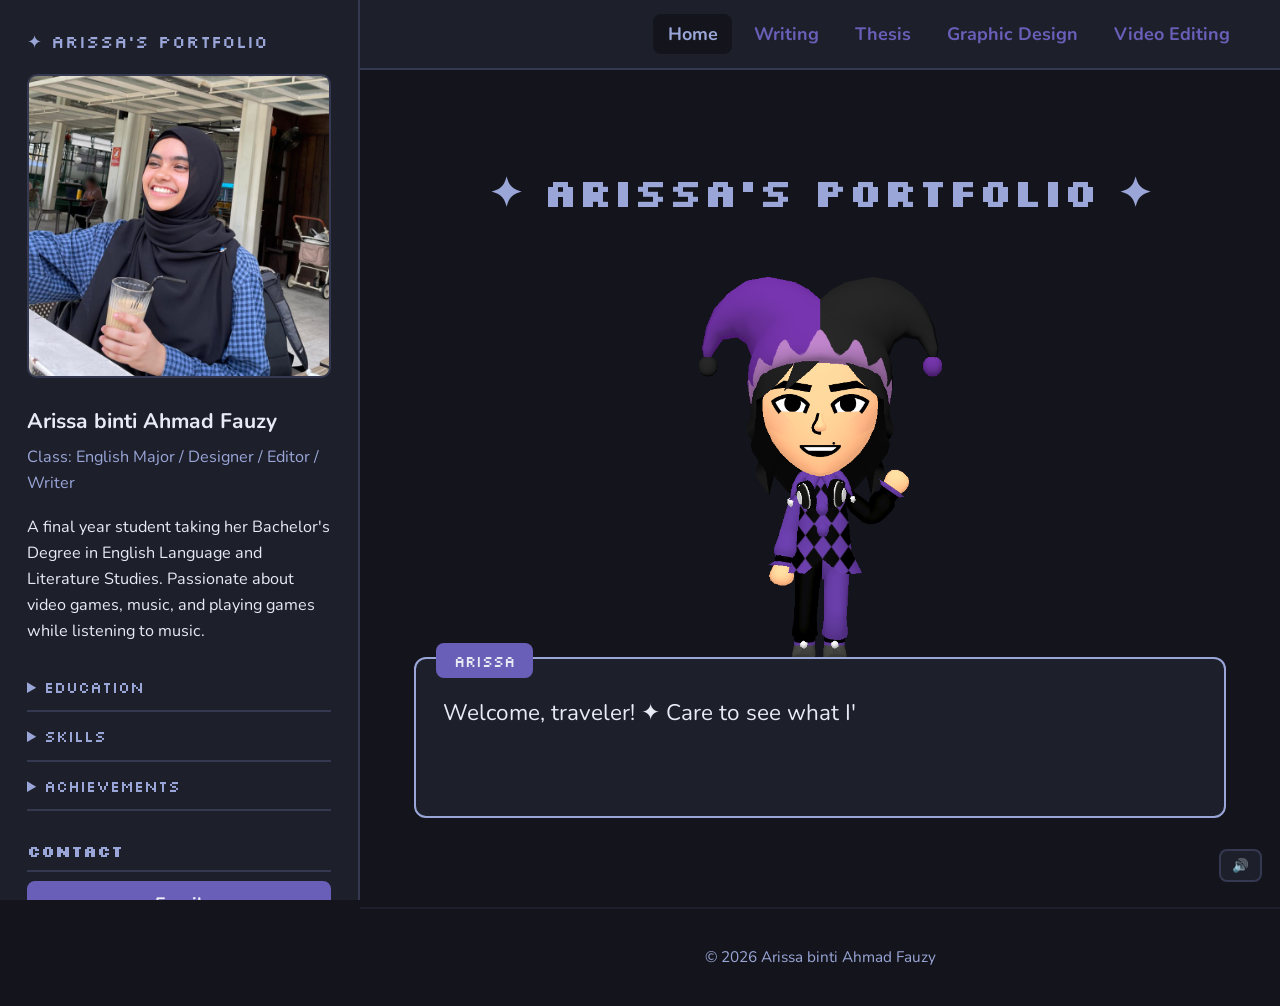
<file: index.html>
<!DOCTYPE html>
<html lang="en">
<head>
  <meta charset="UTF-8">
  <meta name="viewport" content="width=device-width, initial-scale=1">
  <title>Arissa binti Ahmad Fauzy | Portfolio</title>
  <link rel="preconnect" href="https://fonts.googleapis.com">
  <link href="https://fonts.googleapis.com/css2?family=Silkscreen&family=Nunito:wght@400;700&display=swap" rel="stylesheet">
  <link rel="stylesheet" href="style.css">
  <link rel="icon" type="image/png" href="images/favicon.png">
</head>
<body>

<header class="hero">
  <h1>✦ Arissa's Portfolio ✦</h1>
      <img class="sprite" id="sprite" src="images/sprite.png" alt="Sprite of me" title="Click me!">
  <div class="dialogue">
    <div class="nametag">Arissa</div>
    <p id="dialogue-text">Welcome, traveler ✦ I'm a designer, video editor, and writer. Care to see what I've made?</p>
    <span class="next-arrow" id="next-arrow">▼</span>
  </div>
</header>

<footer>© 2026 Arissa binti Ahmad Fauzy</footer>
<script src="script.js"></script>
</body>
</html>
</file>
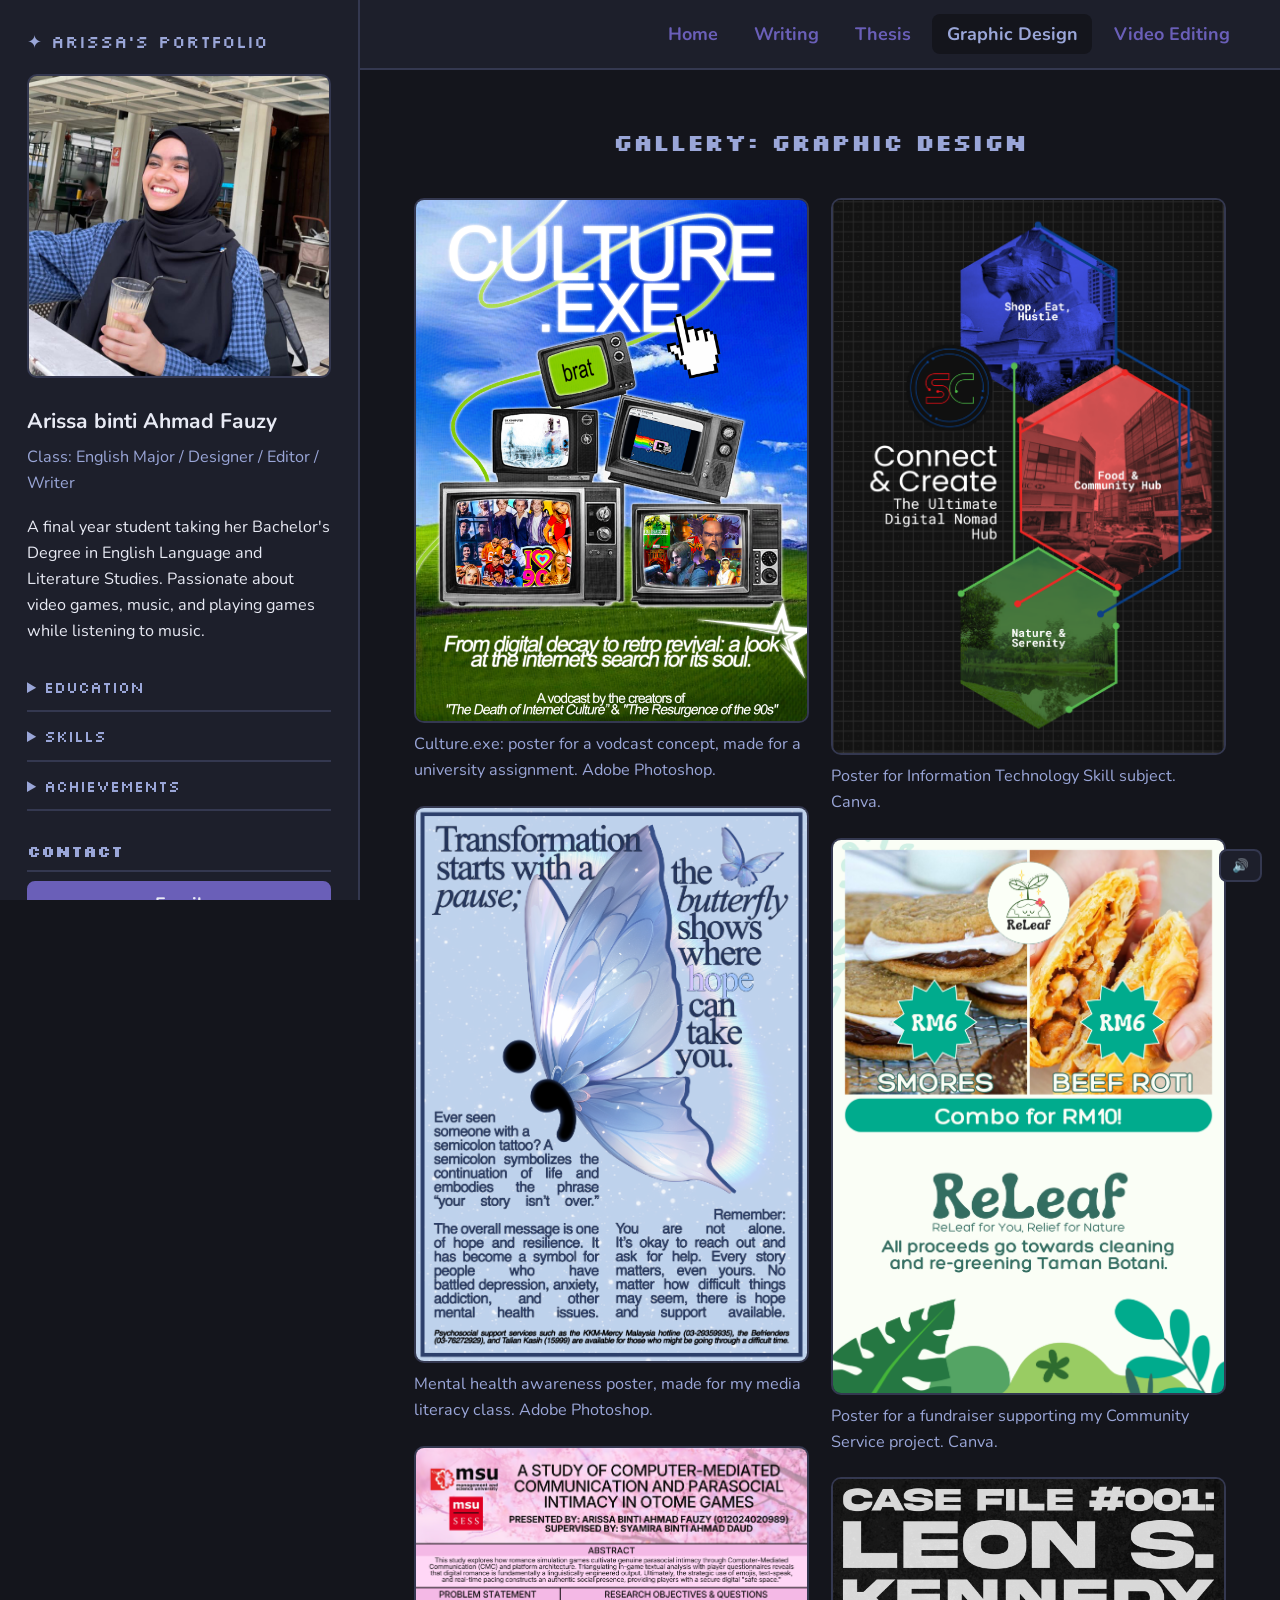
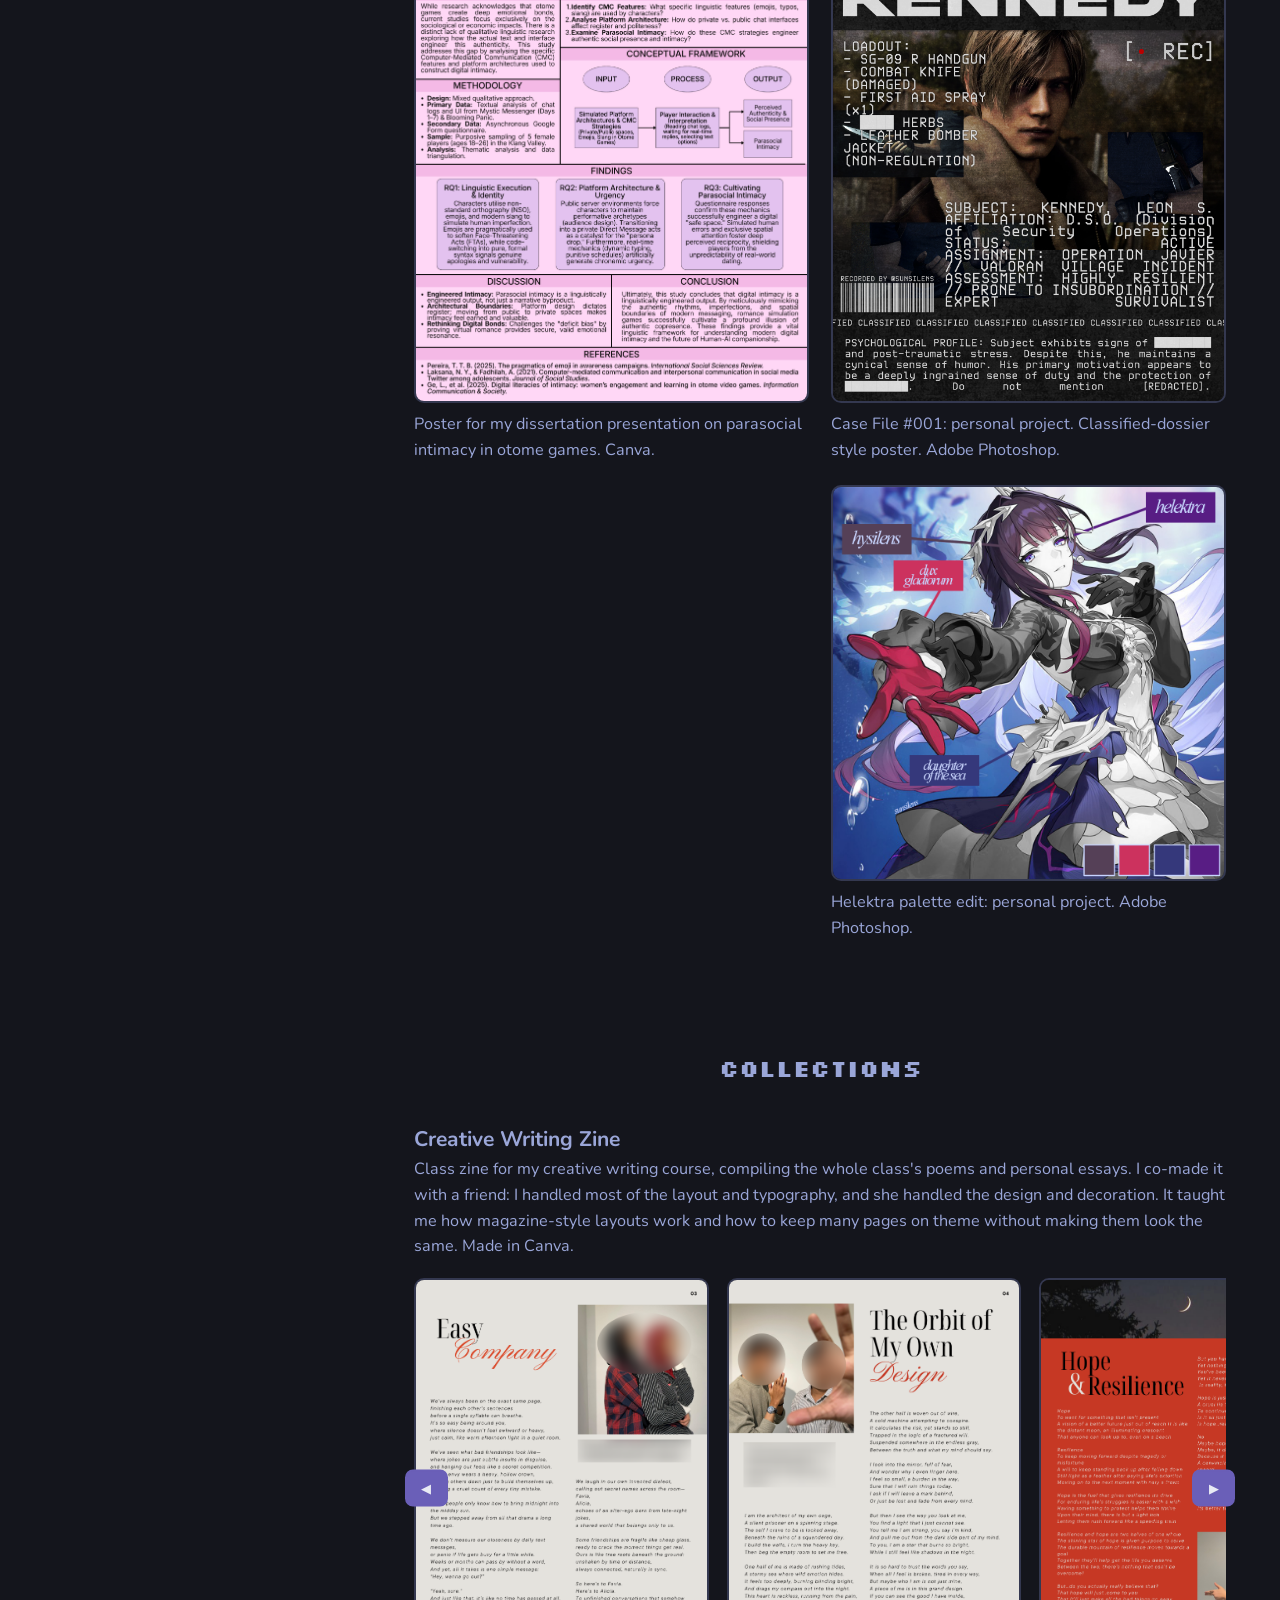
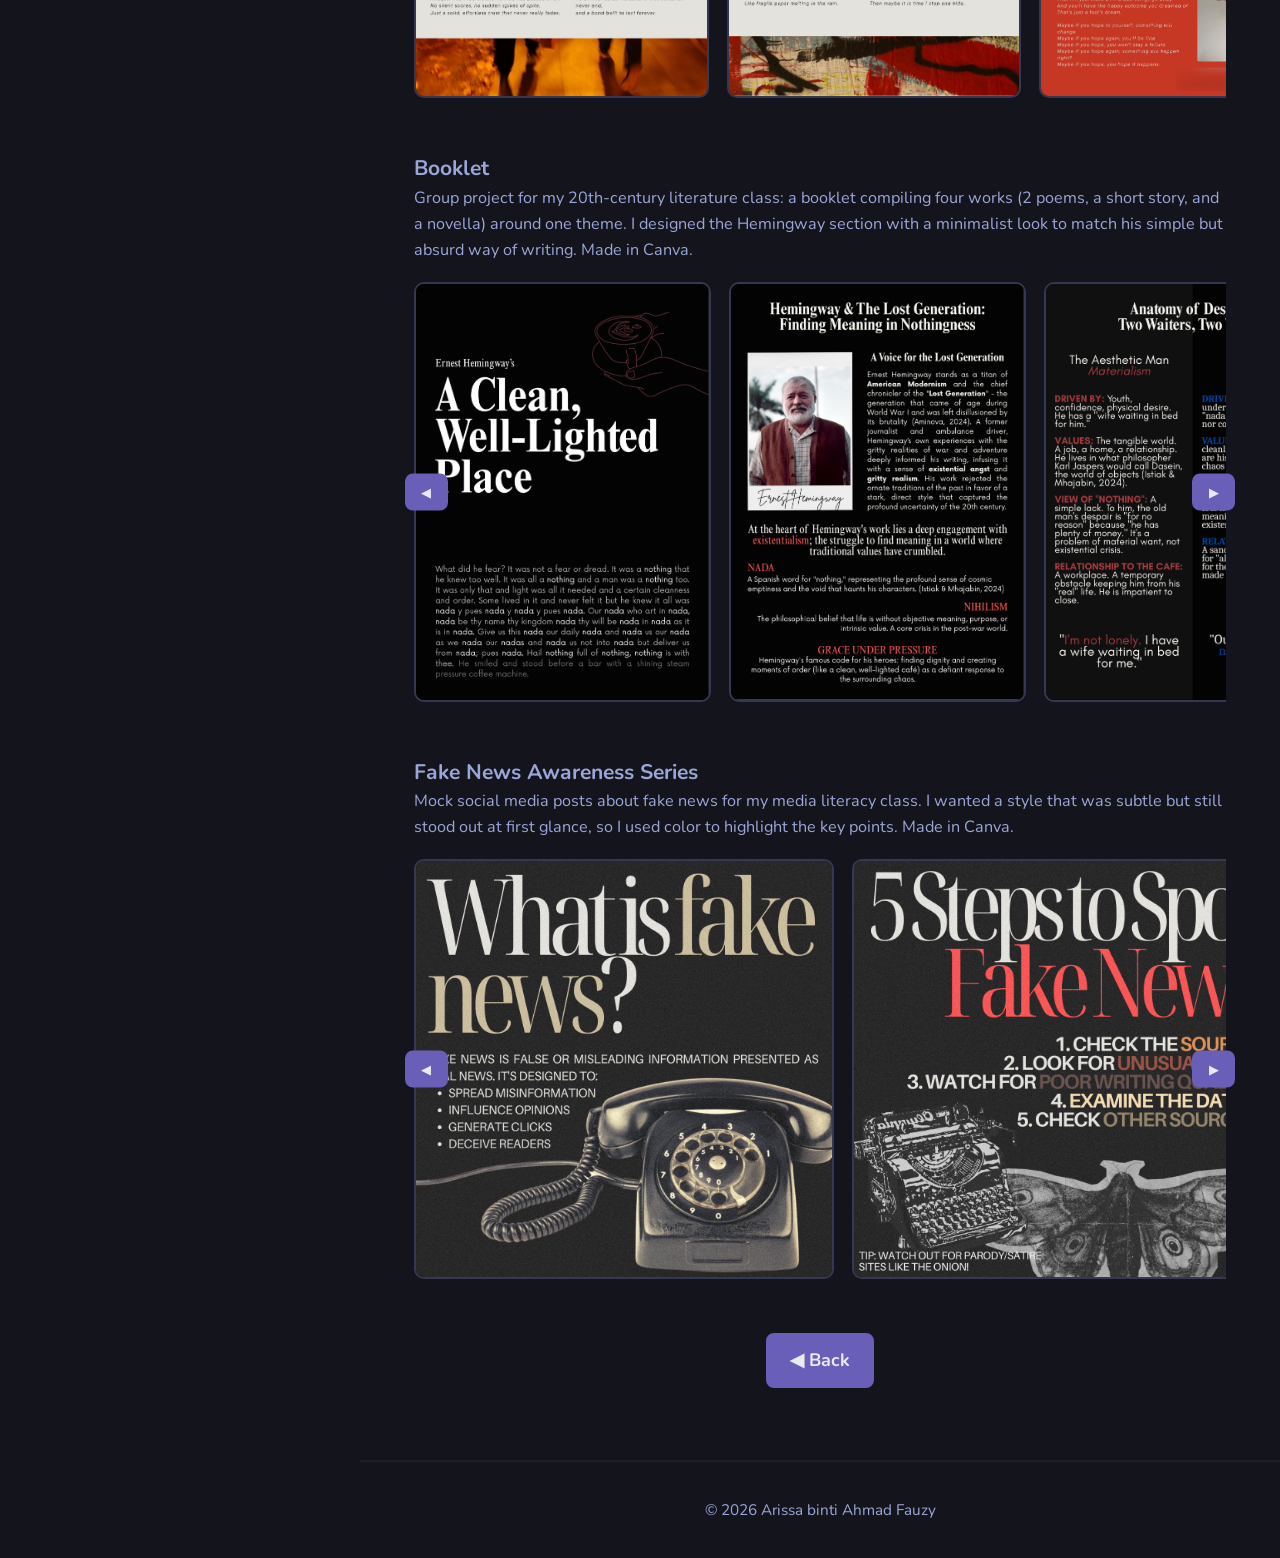
<file: design.html>
<!DOCTYPE html>
<html lang="en">
<head>
  <meta charset="UTF-8">
  <meta name="viewport" content="width=device-width, initial-scale=1">
  <title>Graphic Design | Arissa binti Ahmad Fauzy</title>
  <link rel="preconnect" href="https://fonts.googleapis.com">
  <link href="https://fonts.googleapis.com/css2?family=Silkscreen&family=Nunito:wght@400;700&display=swap" rel="stylesheet">
  <link rel="stylesheet" href="style.css">
  <link rel="icon" type="image/png" href="images/favicon.png">
</head>
<body>

<section>
  <h2>Gallery: Graphic Design</h2>
    <div class="grid gallery">
    <figure>
      <img src="images/culture-exe.png" alt="Culture.exe vodcast poster">
      <figcaption>Culture.exe: poster for a vodcast concept, made for a university assignment. Adobe Photoshop.</figcaption>
    </figure>
    <figure>
      <img src="images/semicolon-butterfly.png" alt="Semicolon butterfly awareness poster">
      <figcaption>Mental health awareness poster, made for my media literacy class. Adobe Photoshop.</figcaption>
    </figure>
    <figure>
      <img src="images/dissertation-poster.png" alt="Dissertation presentation poster">
      <figcaption>Poster for my dissertation presentation on parasocial intimacy in otome games. Canva.</figcaption>
    </figure>
    <figure>
      <img src="images/sc-poster.png" alt="Subang Circuit poster">
      <figcaption>Poster for Information Technology Skill subject. Canva.</figcaption>
    </figure>
    <figure>
      <img src="images/csr-fundraising.png" alt="Community Service Fundraising poster">
      <figcaption>Poster for a fundraiser supporting my Community Service project. Canva.</figcaption>
    </figure>
    <figure>
      <img src="images/leon-case-file.png" alt="Leon S. Kennedy case file poster">
      <figcaption>Case File #001: personal project. Classified-dossier style poster. Adobe Photoshop.</figcaption>
    </figure>
    <figure>
      <img src="images/helektra-palette.png" alt="Helektra palette edit">
      <figcaption>Helektra palette edit: personal project. Adobe Photoshop.</figcaption>
    </figure>
  </div>
</section>
  
<section>
  <h2>Collections</h2>

  <div class="collection">
    <h3>Creative Writing Zine</h3>
    <p class="muted">Class zine for my creative writing course, compiling the whole class's poems and personal essays. I co-made it with a friend: I handled most of the layout and typography, and she handled the design and decoration. It taught me how magazine-style layouts work and how to keep many pages on theme without making them look the same. Made in Canva.</p>
    <div class="carousel-wrap">
      <button class="prev" aria-label="Previous">◀</button>
      <div class="carousel">
        <img src="images/zine-4.png" alt="Zine page 1">
        <img src="images/zine-5.png" alt="Zine page 2">
        <img src="images/zine-6.png" alt="Zine page 3">
        <img src="images/zine-1.png" alt="Zine page 4">
        <img src="images/zine-2.png" alt="Zine page 5">
        <img src="images/zine-3.png" alt="Zine page 6">
      </div>
      <button class="next" aria-label="Next">▶</button>
    </div>
  </div>

  <div class="collection">
    <h3>Booklet</h3>
    <p class="muted">Group project for my 20th-century literature class: a booklet compiling four works (2 poems, a short story, and a novella) around one theme. I designed the Hemingway section with a minimalist look to match his simple but absurd way of writing. Made in Canva.</p>
    <div class="carousel-wrap">
      <button class="prev" aria-label="Previous">◀</button>
      <div class="carousel">
        <img src="images/booklet-1.png" alt="Booklet page 1">
        <img src="images/booklet-2.png" alt="Booklet page 2">
        <img src="images/booklet-3.png" alt="Booklet page 3">
        <img src="images/booklet-4.png" alt="Booklet page 4">
      </div>
      <button class="next" aria-label="Next">▶</button>
    </div>
  </div>

  <div class="collection">
    <h3>Fake News Awareness Series</h3>
    <p class="muted">Mock social media posts about fake news for my media literacy class. I wanted a style that was subtle but still stood out at first glance, so I used color to highlight the key points. Made in Canva.</p>
    <div class="carousel-wrap">
      <button class="prev" aria-label="Previous">◀</button>
      <div class="carousel">
        <img src="images/fakenews-1.png" alt="What is fake news? slide">
        <img src="images/fakenews-2.png" alt="5 steps to spot fake news slide">
        <img src="images/fakenews-3.png" alt="Real vs fake headlines slide">
      </div>
      <button class="next" aria-label="Next">▶</button>
    </div>
  </div>

  <p class="center"><a class="btn" href="index.html">◀ Back</a></p>
</section>
  
<div id="lightbox"><img alt=""></div>
<footer>© 2026 Arissa binti Ahmad Fauzy</footer>
<script src="script.js"></script>
</body>
</html>
</file>
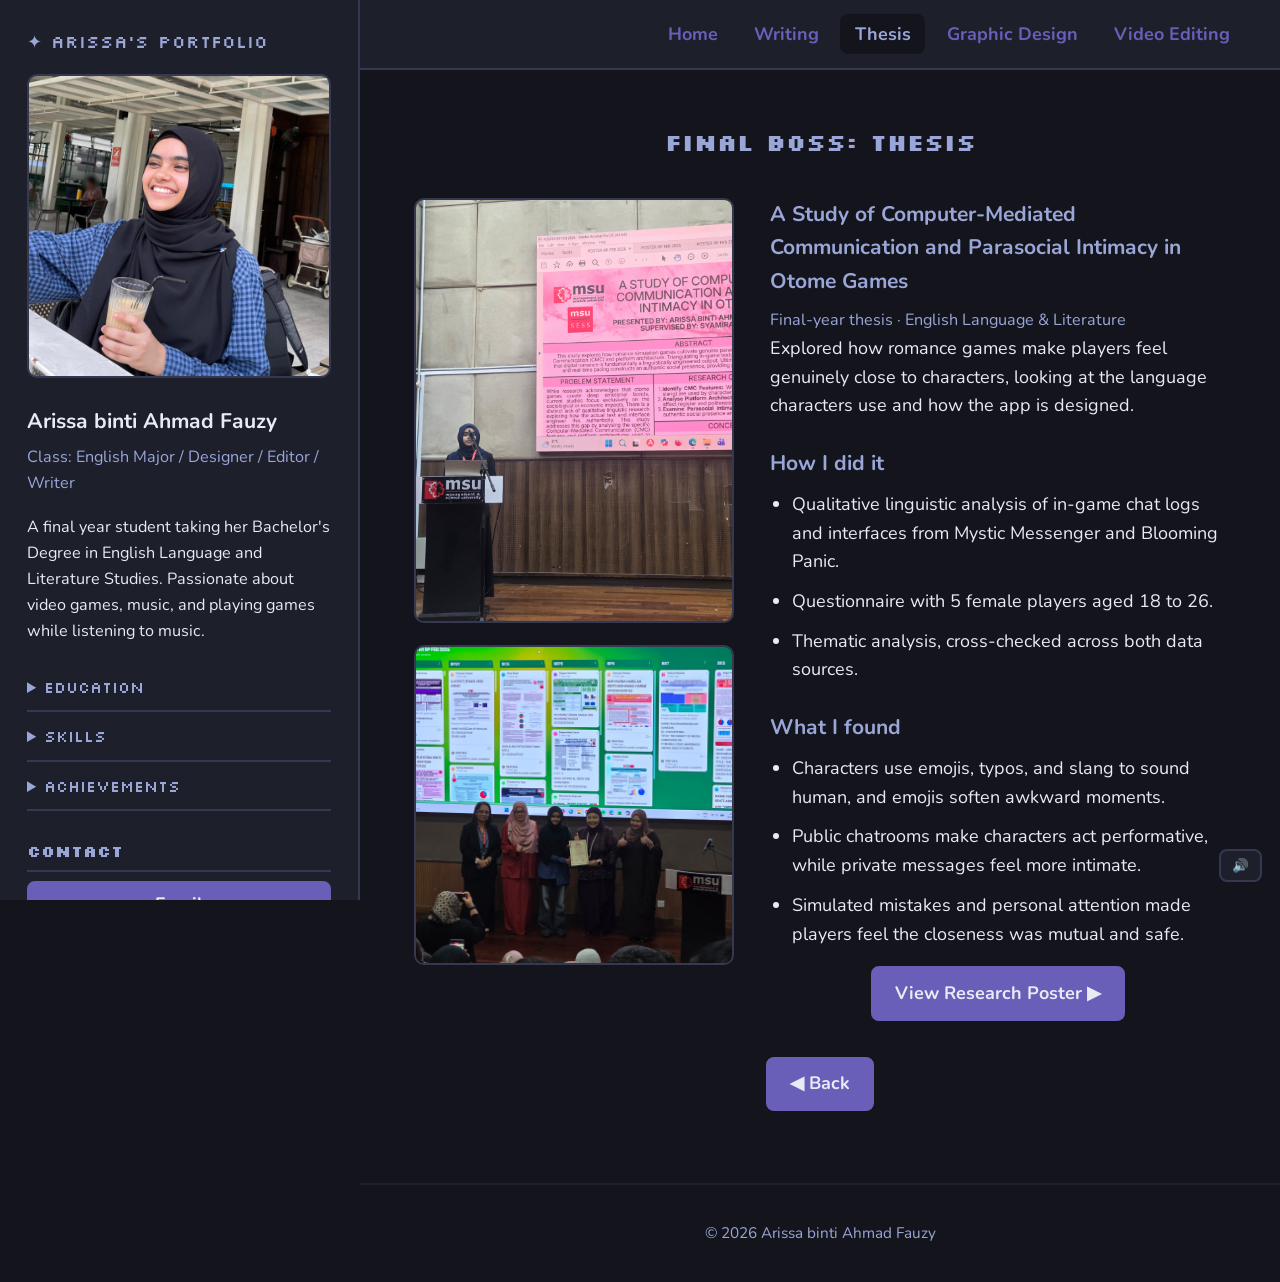
<file: thesis.html>
<!DOCTYPE html>
<html lang="en">
<head>
  <meta charset="UTF-8">
  <meta name="viewport" content="width=device-width, initial-scale=1">
  <title>Thesis | Arissa binti Ahmad Fauzy</title>
  <link rel="preconnect" href="https://fonts.googleapis.com">
  <link href="https://fonts.googleapis.com/css2?family=Silkscreen&family=Nunito:wght@400;700&display=swap" rel="stylesheet">
  <link rel="stylesheet" href="style.css">
  <link rel="icon" type="image/png" href="images/favicon.png">
</head>
<body>

<section>
  <h2>Final Boss: Thesis</h2>

  <div class="thesis">
    <div class="thesis-photos">
      <figure>
        <img src="images/thesis-presenting.jpeg" alt="Presenting my thesis">
      </figure>
      <figure>
        <img src="images/thesis-award.jpeg" alt="Award ceremony">
      </figure>
    </div>

    <div class="thesis-text">
      <h3>A Study of Computer-Mediated Communication and Parasocial Intimacy in Otome Games</h3>
      <p class="muted">Final-year thesis · English Language &amp; Literature</p>

      <p>Explored how romance games make players feel genuinely close to characters, looking at the language characters use and how the app is designed.</p>

      <h3>How I did it</h3>
      <ul>
        <li>Qualitative linguistic analysis of in-game chat logs and interfaces from Mystic Messenger and Blooming Panic.</li>
        <li>Questionnaire with 5 female players aged 18 to 26.</li>
        <li>Thematic analysis, cross-checked across both data sources.</li>
      </ul>

      <h3>What I found</h3>
      <ul>
        <li>Characters use emojis, typos, and slang to sound human, and emojis soften awkward moments.</li>
        <li>Public chatrooms make characters act performative, while private messages feel more intimate.</li>
        <li>Simulated mistakes and personal attention made players feel the closeness was mutual and safe.</li>
      </ul>

      <p class="center"><a class="btn" href="images/dissertation-poster.png" target="_blank">View Research Poster ▶</a></p>
    </div>
  </div>

  <p class="center"><a class="btn" href="index.html">◀ Back</a></p>
</section>

<footer>© 2026 Arissa binti Ahmad Fauzy</footer>
<script src="script.js"></script>
</body>
</html>
</file>
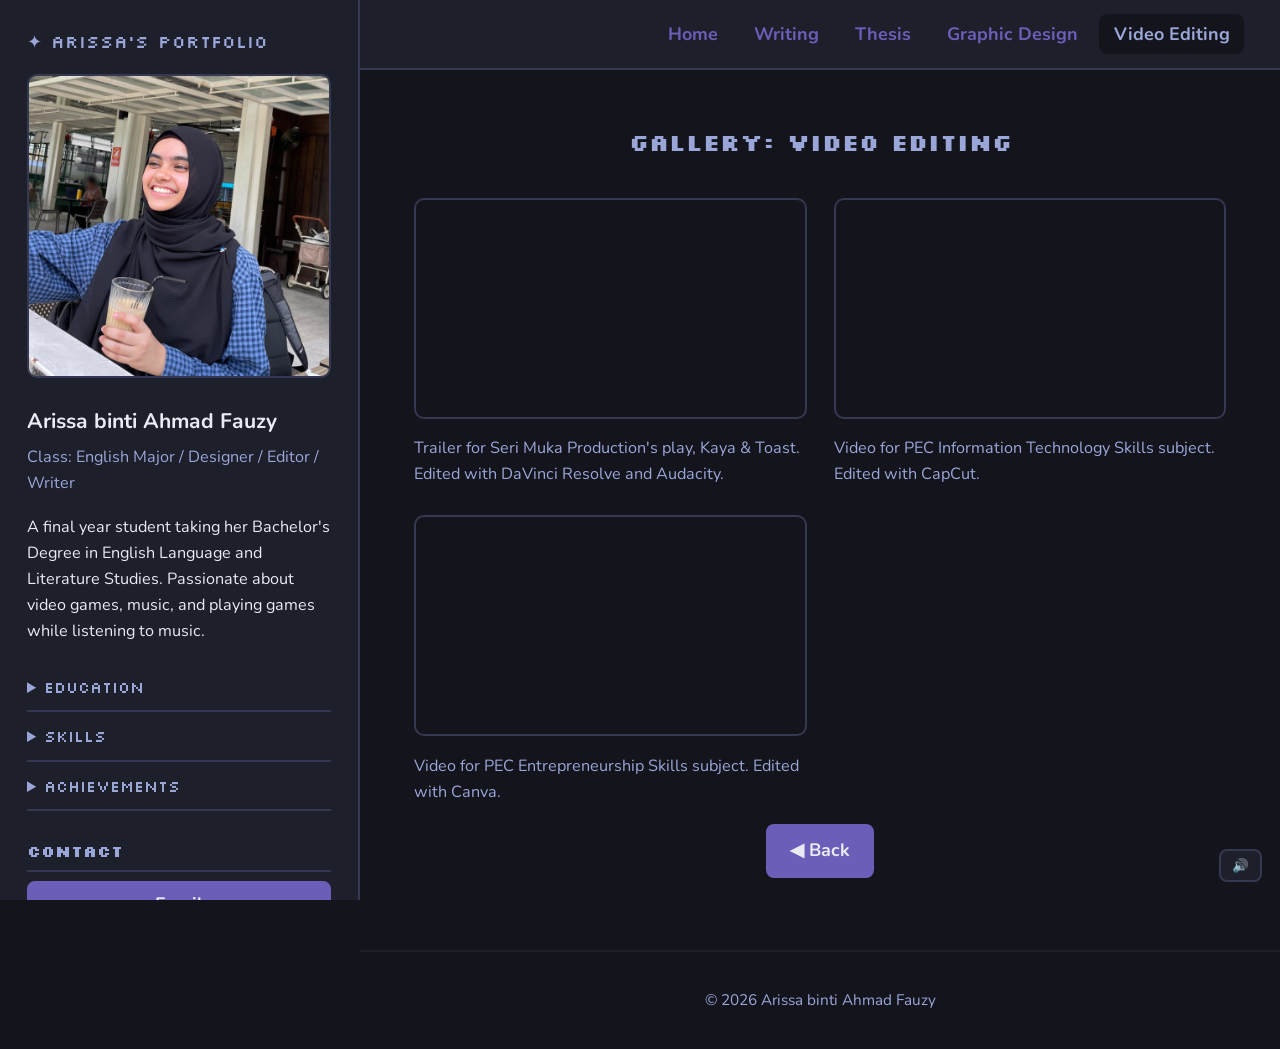
<file: video.html>
<!DOCTYPE html>
<html lang="en">
<head>
  <meta charset="UTF-8">
  <meta name="viewport" content="width=device-width, initial-scale=1">
  <title>Video Editing | Arissa binti Ahmad Fauzy</title>
  <link rel="preconnect" href="https://fonts.googleapis.com">
  <link href="https://fonts.googleapis.com/css2?family=Silkscreen&family=Nunito:wght@400;700&display=swap" rel="stylesheet">
  <link rel="stylesheet" href="style.css">
  <link rel="icon" type="image/png" href="images/favicon.png">
</head>
<body>

<section>
  <h2>Gallery: Video Editing</h2>
  <div class="videos">
    <div class="video">
      <iframe src="https://www.youtube.com/embed/Svl0kriP9Lk" allowfullscreen></iframe>
      <p>Trailer for Seri Muka Production's play, Kaya &amp; Toast. Edited with DaVinci Resolve and Audacity.</p>
    </div>
    <div class="video">
      <iframe src="https://www.youtube.com/embed/7_hMYkx6Ja4" allowfullscreen></iframe>
      <p>Video for PEC Information Technology Skills subject. Edited with CapCut.</p>
    </div>
    <div class="video">
      <iframe src="https://www.youtube.com/embed/4V2jptG80Jg" allowfullscreen></iframe>
      <p>Video for PEC Entrepreneurship Skills subject. Edited with Canva.</p>
    </div>
  </div>
  <p class="center"><a class="btn" href="index.html">◀ Back</a></p>
</section>

<footer>© 2026 Arissa binti Ahmad Fauzy</footer>
<script src="script.js"></script>
</body>
</html>
</file>
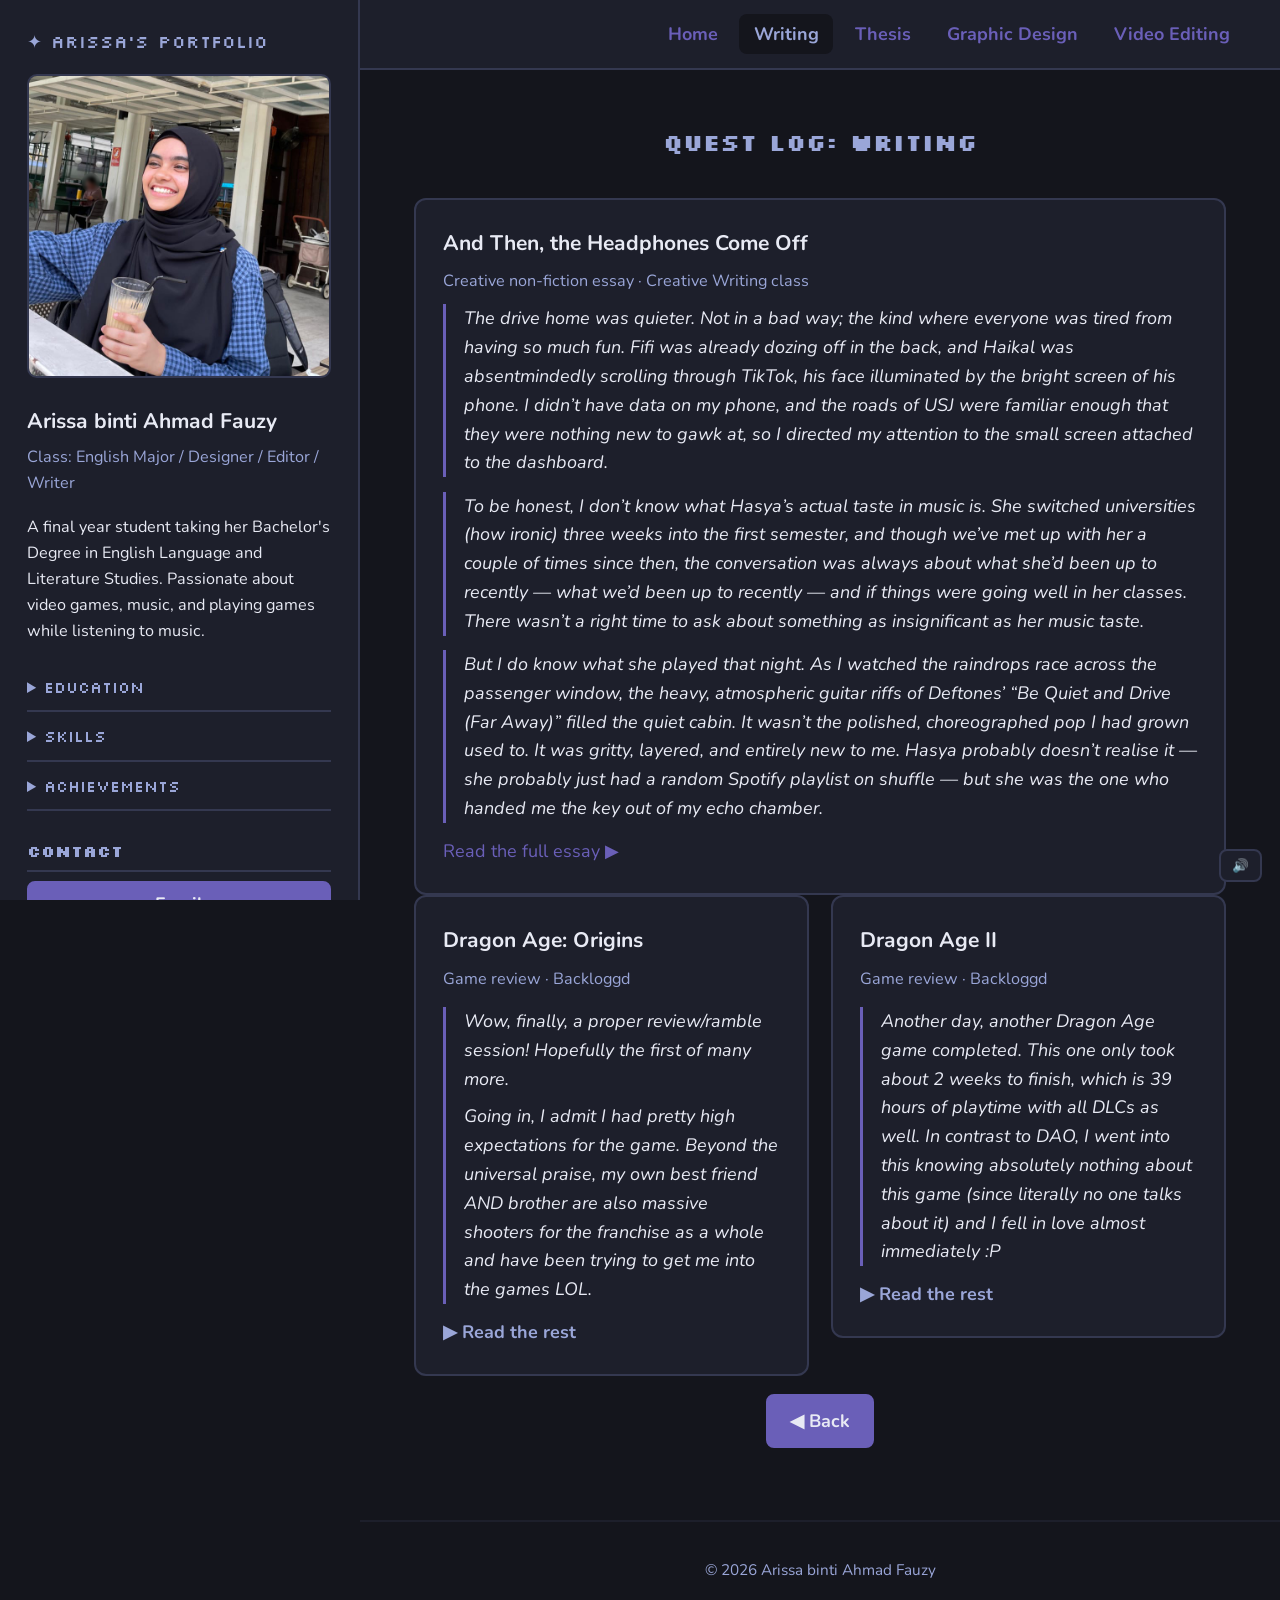
<file: writing.html>
<!DOCTYPE html>
<html lang="en">
<head>
  <meta charset="UTF-8">
  <meta name="viewport" content="width=device-width, initial-scale=1">
  <title>Writing | Arissa binti Ahmad Fauzy</title>
  <link rel="preconnect" href="https://fonts.googleapis.com">
  <link href="https://fonts.googleapis.com/css2?family=Silkscreen&family=Nunito:wght@400;700&display=swap" rel="stylesheet">
  <link rel="stylesheet" href="style.css">
  <link rel="icon" type="image/png" href="images/favicon.png">
</head>
<body>

<section>
  <h2>Quest Log: Writing</h2>
  <div class="log">
    <article class="card">
      <h3>And Then, the Headphones Come Off</h3>
      <p class="muted">Creative non-fiction essay · Creative Writing class</p>
      <p class="excerpt">The drive home was quieter. Not in a bad way; the kind where everyone was tired from having so much fun. Fifi was already dozing off in the back, and Haikal was absentmindedly scrolling through TikTok, his face illuminated by the bright screen of his phone. I didn’t have data on my phone, and the roads of USJ were familiar enough that they were nothing new to gawk at, so I directed my attention to the small screen attached to the dashboard.</p>
<p class="excerpt">To be honest, I don’t know what Hasya’s actual taste in music is. She switched universities (how ironic) three weeks into the first semester, and though we’ve met up with her a couple of times since then, the conversation was always about what she’d been up to recently — what we’d been up to recently — and if things were going well in her classes. There wasn’t a right time to ask about something as insignificant as her music taste.</p>
<p class="excerpt">But I do know what she played that night. As I watched the raindrops race across the passenger window, the heavy, atmospheric guitar riffs of Deftones’ “Be Quiet and Drive (Far Away)” filled the quiet cabin. It wasn’t the polished, choreographed pop I had grown used to. It was gritty, layered, and entirely new to me. Hasya probably doesn’t realise it — she probably just had a random Spotify playlist on shuffle — but she was the one who handed me the key out of my echo chamber.</p>
      <p><a href="https://www.eksentrika.com/and-then-the-headphones-come-off-by-risa/" target="_blank">Read the full essay ▶</a></p>
    </article>
  </div>

    <div class="reviews">

    <article class="card review">
      <h3>Dragon Age: Origins</h3>
      <p class="muted">Game review · Backloggd</p>
      <div class="excerpt">
        <p>Wow, finally, a proper review/ramble session! Hopefully the first of many more.</p>
        <p>Going in, I admit I had pretty high expectations for the game. Beyond the universal praise, my own best friend AND brother are also massive shooters for the franchise as a whole and have been trying to get me into the games LOL.</p>
      </div>
      <details>
        <summary>Read the rest</summary>
        <p>Though I'll preface this now by saying I used console commands (pc_immortal and killallhostiles my beloved) to make the combat less of a pain to get through and I honestly cannot recommend it enough. Once I didn't have to think about the combat, my enjoyment of the game increased by a million percent.</p>
        <p>Personally, I place a lot of importance on the characters, maybe even more than the plot. If I don't enjoy these characters I'll be traveling/interacting with for the next 50 hours, I'll still play, probably, but I'll be complaining for most of it. Thankfully, I adored the cast (and I totally understand why people still sing praises for this specific game's cast). Alistair's a fan favourite for a reason, and I unexpectedly found myself absolutely loving Leliana. I romanced Zevran and found it sweet but a bit lacking (his personal "quest" is just a random encounter in Denerim? No build-up, no journal entry, nothing. Really?), which was unfortunate. Shale and Wynne were some of my favourites from the unromancables, but I generally liked them all. Despite the companion quests being short, I think the game as a whole - through the overarching plot, party banter, camp conversations - did an amazing job of characterising that I already had a pretty good grasp on their quirks and personalities even before doing the quests.</p>
        <p>Playing as a Female Elf Circle of Magi Origin was an unexpectedly fitting pick for my first playthrough. I loved how reactive everyone was to my character being what I lovingly call "subaltern" (the most marginalised group). As the game progressed, I was a little envious of how involved other Origins seemed to be. All the family names seemed to hold a lot of significance but my own (Surana) never came up. But from a meta viewpoint, it's perfect. My character doesn't have an established place in the world - being locked up in the tower for all her life and all - so she and I are kind of experiencing everything for the first time together.</p>
        <p>It's also through this origin that I discovered my new reason to power through the games: Cullen :P I love a yearner. I love a dorky little blond guy who goes through something traumatising and comes back two games later as a jaded, hardened man. (Yeah, my favourite character is Leon Kennedy. How'd you know?) I do think it's a missed opportunity to not have any other interactions with him after the events of the Broken Circle quest though. I mean bro indirectly confessed + my character made the decision he was actively fighting against. But alas. I'm greedy and I just wanted more Cullen lol.</p>
        <p>Okay, tangent over. I loved the plot - I'm a sucker for the classic hero's journey narrative - and the individual faction quests were a lot of fun (though I personally would take the Fade over the Deep Roads any day). The Dalish quest was the weakest to me personally, but I also get that elves are a whole aren't really that much of a focal point in the first game. I will say that the moral/big choices you have to make in each quest were a nice touch and enhanced the roleplaying aspect of it. Like my character choosing Bhelen as king but killing Branka because she pragmatically believes a cruel tyrant will do the dwarves a favour, but draws the line at pouring lyrium in people's eyes and turning them into golems LOL. The side quests did a great job of breathing life into the world and its inhabitants too, and combining that with the reactivity of the NPCs made for a really immersive experience.</p>
        <p>The game isn't perfect by any means, and there's definitely some questionable aspects that could've been handled better (cough the Ritual cough) but it didn't make me enjoy the game any less. I was satisfied with the endings I got (as close to what I'd personally consider as a "good" ending I guess) and I loved seeing them all laid out like that at the end. All in all, I had a blast playing and I can't wait to finish up Awakening and Witch Hunt :D I know 2 isn't as universally beloved but I'm excited for it nonetheless!</p>
      </details>
    </article>

    <article class="card review">
      <h3>Dragon Age II</h3>
      <p class="muted">Game review · Backloggd</p>
      <div class="excerpt">
        <p>Another day, another Dragon Age game completed. This one only took about 2 weeks to finish, which is 39 hours of playtime with all DLCs as well. In contrast to DAO, I went into this knowing absolutely nothing about this game (since literally no one talks about it) and I fell in love almost immediately :P</p>
      </div>
      <details>
        <summary>Read the rest</summary>
        <p>It has its faults, of course - companions are barely given time to shine individually, Anders' feels like he's moving at a different pace than everyone, the Qunari plot in Act 2 didn't get the proper build-up it deserved, so on and so forth - but in general, a lot of things people (understandably) didn't like were things I found myself appreciating.</p>
        <p>Aspects like not having to change your companions' armours and the dialogue wheel come to mind. I also really enjoyed the pre-made backstory despite being a "make my OC and try to imitate her canon lore as much as possible" enjoyer. Hawke isn't quite mine the way the Warden is, but I felt just as attached to her and her journey, and I appreciated the acts as a means to show time progressing (even if nothing seemed that way visually lol).</p>
        <p>Maybe I'm easy to please but I find the story wasn't too bad. DA2 made me love the whole "Mages vs. Templars" discourse. With all the crazy stuff the mages are up to, maybe templars are needed to keep them in check... but would those extremes even exist if mages' entire lives were still to be dictated and controlled by another? But people will always be drawn to power regardless, won't they? Gah. It's too good. It's my postcolonial studies in a new flavour and it's delicious.</p>
        <p>But we can't talk about templars and not talk about THE templar. So it's Cullen Time. We're at the "recurring NPC" stage of his existence where he gets a whole quest and you get a glimpse at a part of him that hasn't been swept away by his newfound mage-hating pastime - his dorkiness&lt;3 He gets flustered about talking to the brothel ladies and makes Hawke do it instead. It's glorious and it was all the fuel I needed to keep going. And I really did appreciate seeing his little developments over the years; it was only natural he'd have such deep disdain for mages with everything he's been through, but his own morals eventually allow him to see Meredith's faults and have a more nuanced opinion on the matter. A nice little transition that Inquisition picks up beautifully (hehe).</p>
        <p>Anyway. I will say that the combat is the absolute best in this, hands down. In Origins I became well-acquainted with the "runscript killallhostiles" command, whereas here I actually WANTED to invest in a good build and strategize because everything was so fluid. Companion-wise I think Origins still can't be beat, but it's less of the companions' fault and more on how they went about companion interactions this time around. I absolutely adored Varric and Hawke's dynamic. Isabela's fun (and I love the "I can't believe you made me do a good thing, ew" trope), Merill's a weird cutie, Fenris is just....&lt;3 And Anders was there.</p>
        <p>All this to say that I honestly enjoyed DA2 despite everything. Really, my only issues with the game are the pacing and the lack of companion moments. But I loved the core conflict and I loved Hawke and the combat was so good it almost makes up for everything else :P And if I'm being honest, knowing Cullen's waiting for me in Inquisition made the rush better lol. To work!</p>
      </details>
    </article>

  </div>
  
  <p class="center"><a class="btn" href="index.html">◀ Back</a></p>
</section>

<footer>© 2026 Arissa binti Ahmad Fauzy</footer>
<script src="script.js"></script>
</body>
</html>
</file>
<file: style.css>
:root {
  --bg: #14151c;
  --panel: #1d1f2b;
  --line: #343850;
  --purple: #6a5fb8;
  --light: #9aa6d8;
  --blue: #7fa6e0;
  --text: #e8eaf4;
  --side: 360px;
}

* { box-sizing: border-box; margin: 0; padding: 0; }
html { scroll-behavior: smooth; font-size: 18px; }

body {
  background: var(--bg);
  color: var(--text);
  font-family: 'Nunito', sans-serif;
  line-height: 1.6;
}

a { color: var(--purple); text-decoration: none; }
img { background: var(--panel); }
.muted { color: var(--light); font-size: 0.9rem; }
.center { text-align: center; margin: 1rem 0; }

/* SIDEBAR */
body.has-side { padding-left: var(--side); }
.sidebar {
  position: fixed;
  top: 0;
  left: 0;
  bottom: 0;
  width: var(--side);
  overflow-y: auto;
  padding: 1.5rem;
  background: var(--panel);
  border-right: 2px solid var(--line);
  z-index: 10;
  scrollbar-width: thin;
}
.sidebar .logo { display: block; margin-bottom: 1rem; }
.sidebar img {
  width: 100%;
  aspect-ratio: 1;
  object-fit: cover;
  border-radius: 10px;
  border: 2px solid var(--line);
  margin-bottom: 1rem;
}
.sidebar p { font-size: 0.9rem; margin: 0.4rem 0 1rem; }
.sidebar h4 {
  font-family: 'Silkscreen', monospace;
  font-size: 0.9rem;
  color: var(--light);
  margin: 1.5rem 0 0.5rem;
  padding-bottom: 0.3rem;
  border-bottom: 2px solid var(--line);
}
.topnav {
  position: sticky;
  top: 0;
  z-index: 5;
  display: flex;
  justify-content: flex-end;
  gap: 0.4rem;
  padding: 0.8rem 2rem;
  background: var(--panel);
  border-bottom: 2px solid var(--line);
}
.topnav a { padding: 0.3rem 0.8rem; border-radius: 8px; font-weight: 700; }
.topnav a:hover, .topnav a.active { background: var(--bg); color: var(--light); }
.tags { list-style: none; display: flex; flex-wrap: wrap; gap: 0.4rem; }
.tags li {
  background: var(--bg);
  border: 2px solid var(--line);
  border-radius: 8px;
  padding: 0.1rem 0.6rem;
  font-size: 0.8rem;
}
.side-links { display: flex; flex-direction: column; gap: 0.5rem; }
.side-links .btn { text-align: center; padding: 0.4rem 1rem; }

.logo {
  font-family: 'Silkscreen', monospace;
  font-size: 1rem;
  color: var(--light);
}

/* SECTIONS */
section { padding: 3rem; }
h2 {
  font-family: 'Silkscreen', monospace;
  font-size: 1.3rem;
  color: var(--light);
  text-align: center;
  margin-bottom: 2rem;
  line-height: 1.6;
}

/* HOMEPAGE / WELCOME SCREEN */
.hero {
  min-height: calc(100vh - 3.5rem);
  display: flex;
  flex-direction: column;
  align-items: center;
  justify-content: center;
  gap: 3rem;
  padding: 3rem;
  text-align: center;
}
.hero h1 {
  font-family: 'Silkscreen', monospace;
  font-size: 2.2rem;
  color: var(--light);
}
.dialogue {
  position: relative;
  width: 100%;
  max-width: 900px;
  text-align: left;
  background: var(--panel);
  border: 2px solid var(--light);
  border-radius: 12px;
  padding: 2rem 1.5rem 1.5rem;
}
.nametag {
  position: absolute;
  top: -16px;
  left: 20px;
  background: var(--purple);
  padding: 0.3rem 1rem;
  border-radius: 8px;
  font-family: 'Silkscreen', monospace;
  font-size: 0.85rem;
}
.dialogue p { margin-bottom: 1rem; font-size: 1.25rem; }

/* BUTTONS */
.btn {
  display: inline-block;
  background: var(--purple);
  color: var(--text);
  padding: 0.6rem 1.2rem;
  border-radius: 8px;
  font-weight: 700;
  border: 2px solid var(--purple);
}
.btn:hover { background: var(--blue); border-color: var(--blue); color: var(--bg); }

/* CARDS */
.cards, .log {
  display: grid;
  grid-template-columns: repeat(auto-fit, minmax(240px, 1fr));
  gap: 1.2rem;
}
.card {
  display: block;
  background: var(--panel);
  border: 2px solid var(--line);
  border-radius: 12px;
  padding: 1.5rem;
  color: var(--text);
}
.card span { color: var(--purple); opacity: 0; margin-right: 0.3rem; }
.card h3 { display: inline; }
a.card:hover { border-color: var(--blue); }
a.card:hover span { opacity: 1; }
.card p { margin-top: 0.5rem; }

/* GRIDS + CAPTIONS */
.grid {
  display: grid;
  grid-template-columns: repeat(auto-fit, minmax(220px, 1fr));
  gap: 1.2rem;
  align-items: start;
}
.grid img {
  width: 100%;
  aspect-ratio: auto;
  border-radius: 10px;
  border: 2px solid var(--line);
  display: block;
}
figcaption, .video p {
  margin-top: 0.5rem;
  font-size: 0.9rem;
  color: var(--light);
}
.gallery { display: block; columns: 4 260px; column-gap: 1.2rem; }
.gallery figure { break-inside: avoid; margin-bottom: 1.2rem; }
.gallery img { cursor: zoom-in; }
.gallery img:hover { border-color: var(--purple); }

/* VIDEOS */
.videos {
  display: grid;
  grid-template-columns: repeat(auto-fit, minmax(300px, 1fr));
  gap: 1.5rem;
}
.video iframe {
  width: 100%;
  aspect-ratio: 16 / 9;
  border: 2px solid var(--line);
  border-radius: 10px;
}
.video .instagram-media { margin: 0 auto !important; min-width: 0 !important; max-width: 100% !important; }

/* COLLECTIONS / CAROUSEL */
.collection { margin-bottom: 3rem; }
.collection h3 { color: var(--light); }
.carousel-wrap { position: relative; margin-top: 1rem; }
.carousel {
  display: flex;
  gap: 1rem;
  overflow-x: auto;
  scroll-snap-type: x mandatory;
  scrollbar-width: none;
}
.carousel::-webkit-scrollbar { display: none; }
.carousel img {
  height: 420px;
  width: auto;
  flex: none;
  scroll-snap-align: start;
  border-radius: 10px;
  border: 2px solid var(--line);
  cursor: zoom-in;
}
.carousel img:hover { border-color: var(--purple); }
.carousel-wrap button {
  position: absolute;
  top: 50%;
  transform: translateY(-50%);
  z-index: 2;
  background: var(--purple);
  color: var(--text);
  border: 2px solid var(--purple);
  border-radius: 8px;
  padding: 0.5rem 0.8rem;
  cursor: pointer;
}
.carousel-wrap button:hover { background: var(--blue); border-color: var(--blue); color: var(--bg); }
.prev { left: -0.5rem; }
.next { right: -0.5rem; }

/* THESIS */
.thesis { display: grid; grid-template-columns: 320px 1fr; gap: 2rem; align-items: start; }
.thesis-photos figure { margin-bottom: 1.2rem; }
.thesis-photos img { width: 100%; display: block; border-radius: 10px; border: 2px solid var(--line); }
.thesis-text h3 { color: var(--light); margin: 1.5rem 0 0.5rem; }
.thesis-text h3:first-child { margin-top: 0; }
.thesis-text ul { padding-left: 1.2rem; }
.thesis-text li { margin-bottom: 0.6rem; }

/* LIGHTBOX */
#lightbox {
  display: none;
  position: fixed;
  inset: 0;
  background: rgba(20, 21, 28, 0.95);
  z-index: 100;
  align-items: center;
  justify-content: center;
  cursor: zoom-out;
}
#lightbox.open { display: flex; }
#lightbox img { max-width: 90%; max-height: 90%; border-radius: 10px; border: 2px solid var(--line); }

footer {
  text-align: center;
  padding: 2rem;
  color: var(--light);
  font-size: 0.85rem;
  border-top: 2px solid var(--panel);
}

.sprite {
  height: 380px;
  width: auto;
  background: none;
  position: relative;
  z-index: 1;
  margin-bottom: -3rem;
}

.excerpt {
  font-style: italic;
  border-left: 3px solid var(--purple);
  padding-left: 1rem;
  margin: 0.8rem 0;
}

/* DIALOGUE EXTRAS */
#dialogue-text { min-height: 4.2rem; }
#sprite { cursor: pointer; }
.next-arrow {
  position: absolute;
  right: 1.2rem;
  bottom: 1rem;
  color: var(--light);
  opacity: 0;
}
.next-arrow.done { opacity: 1; animation: bounce 1s infinite; }
@keyframes bounce { 50% { transform: translateY(4px); } }

/* MUTE BUTTON */
#mute {
  position: fixed;
  bottom: 1rem;
  right: 1rem;
  z-index: 50;
  background: var(--panel);
  border: 2px solid var(--line);
  border-radius: 8px;
  padding: 0.4rem 0.6rem;
  cursor: pointer;
}
#mute:hover { border-color: var(--purple); }

.sidebar details { border-bottom: 2px solid var(--line); padding: 0.6rem 0; }
.sidebar summary {
  font-family: 'Silkscreen', monospace;
  font-size: 0.9rem;
  color: var(--light);
  cursor: pointer;
}
.sidebar details[open] summary { margin-bottom: 0.6rem; }

/* PROFILE BUTTON (hidden on desktop) */
#side-toggle {
  display: none;
  flex: none;
  background: var(--purple);
  color: var(--text);
  border: 2px solid var(--purple);
  border-radius: 8px;
  padding: 0.3rem 0.8rem;
  font-family: inherit;
  font-weight: 700;
  cursor: pointer;
}

/* MOBILE */
@media (max-width: 900px) {
  body.has-side { padding-left: 0; }

  .sidebar {
    width: min(85vw, 340px);
    transform: translateX(-100%);
    transition: transform 0.25s;
    z-index: 30;
  }
  body.side-open .sidebar { transform: translateX(0); }

  #side-toggle { display: inline-block; }
  .topnav {
    justify-content: flex-start;
    flex-wrap: nowrap;
    overflow-x: auto;
    white-space: nowrap;
    padding: 0.6rem 1rem;
    scrollbar-width: none;
  }
  .topnav a { flex: none; }

  .hero { min-height: calc(100svh - 3.5rem); padding: 2rem 1rem; gap: 1.5rem; }
  .hero h1 { font-size: 1.3rem; }
  .sprite { height: 300px; margin-bottom: -2rem; }
  .dialogue p { font-size: 1.1rem; }
  #dialogue-text { min-height: 6rem; }

  section { padding: 2rem 1.2rem; }
  .thesis { grid-template-columns: 1fr; }
  .carousel img { height: 320px; }
  .prev { left: 0.3rem; }
  .next { right: 0.3rem; }
}

/* GAME REVIEWS */
.group { color: var(--light); margin: 2.5rem 0 1rem; }
.reviews {
  display: grid;
  grid-template-columns: repeat(auto-fit, minmax(340px, 1fr));
  gap: 1.2rem;
  align-items: start;
}
.review details { margin-top: 0.8rem; }
.review summary {
  cursor: pointer;
  font-weight: 700;
  color: var(--light);
  list-style: none;
}
.review summary::-webkit-details-marker { display: none; }
.review summary::before { content: '▶ '; }
.review details[open] summary::before { content: '▼ '; }
.review details[open] summary { margin-bottom: 0.8rem; }
.review details p { margin-bottom: 0.8rem; }
</file>
